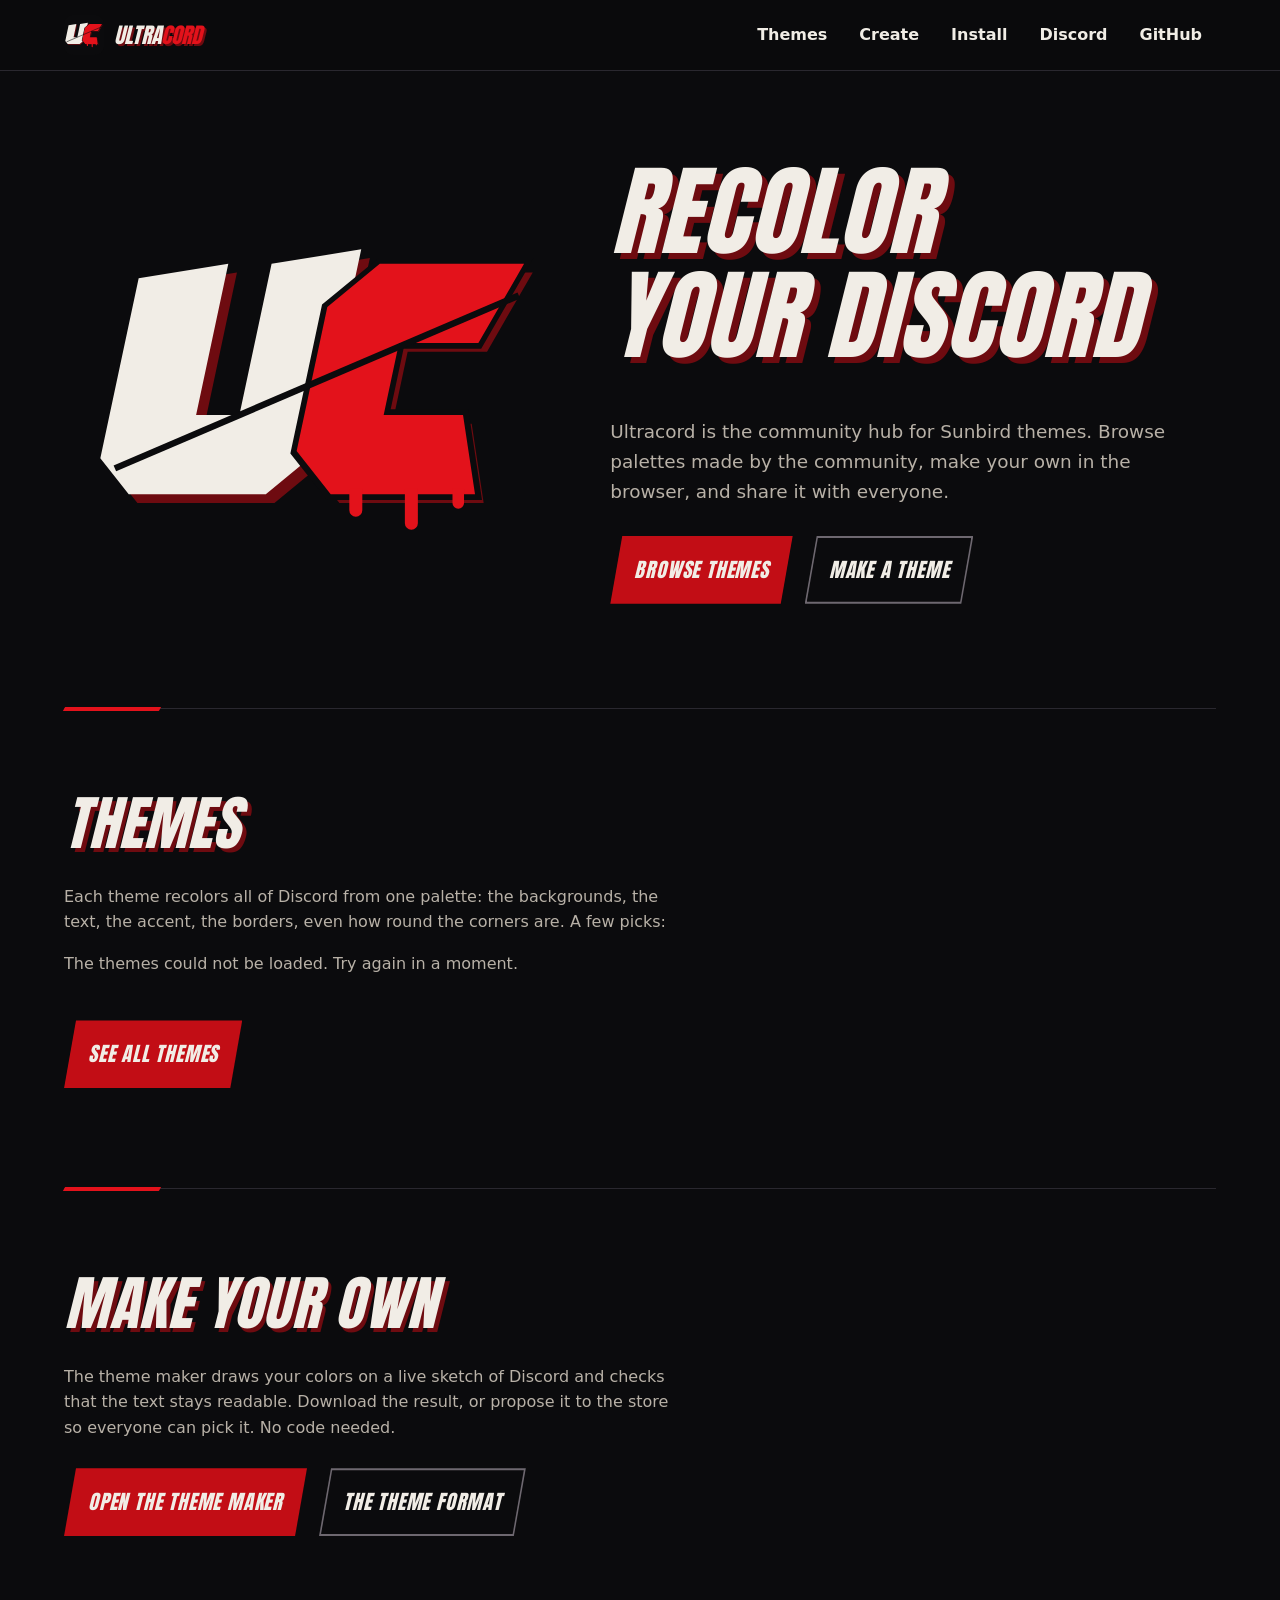
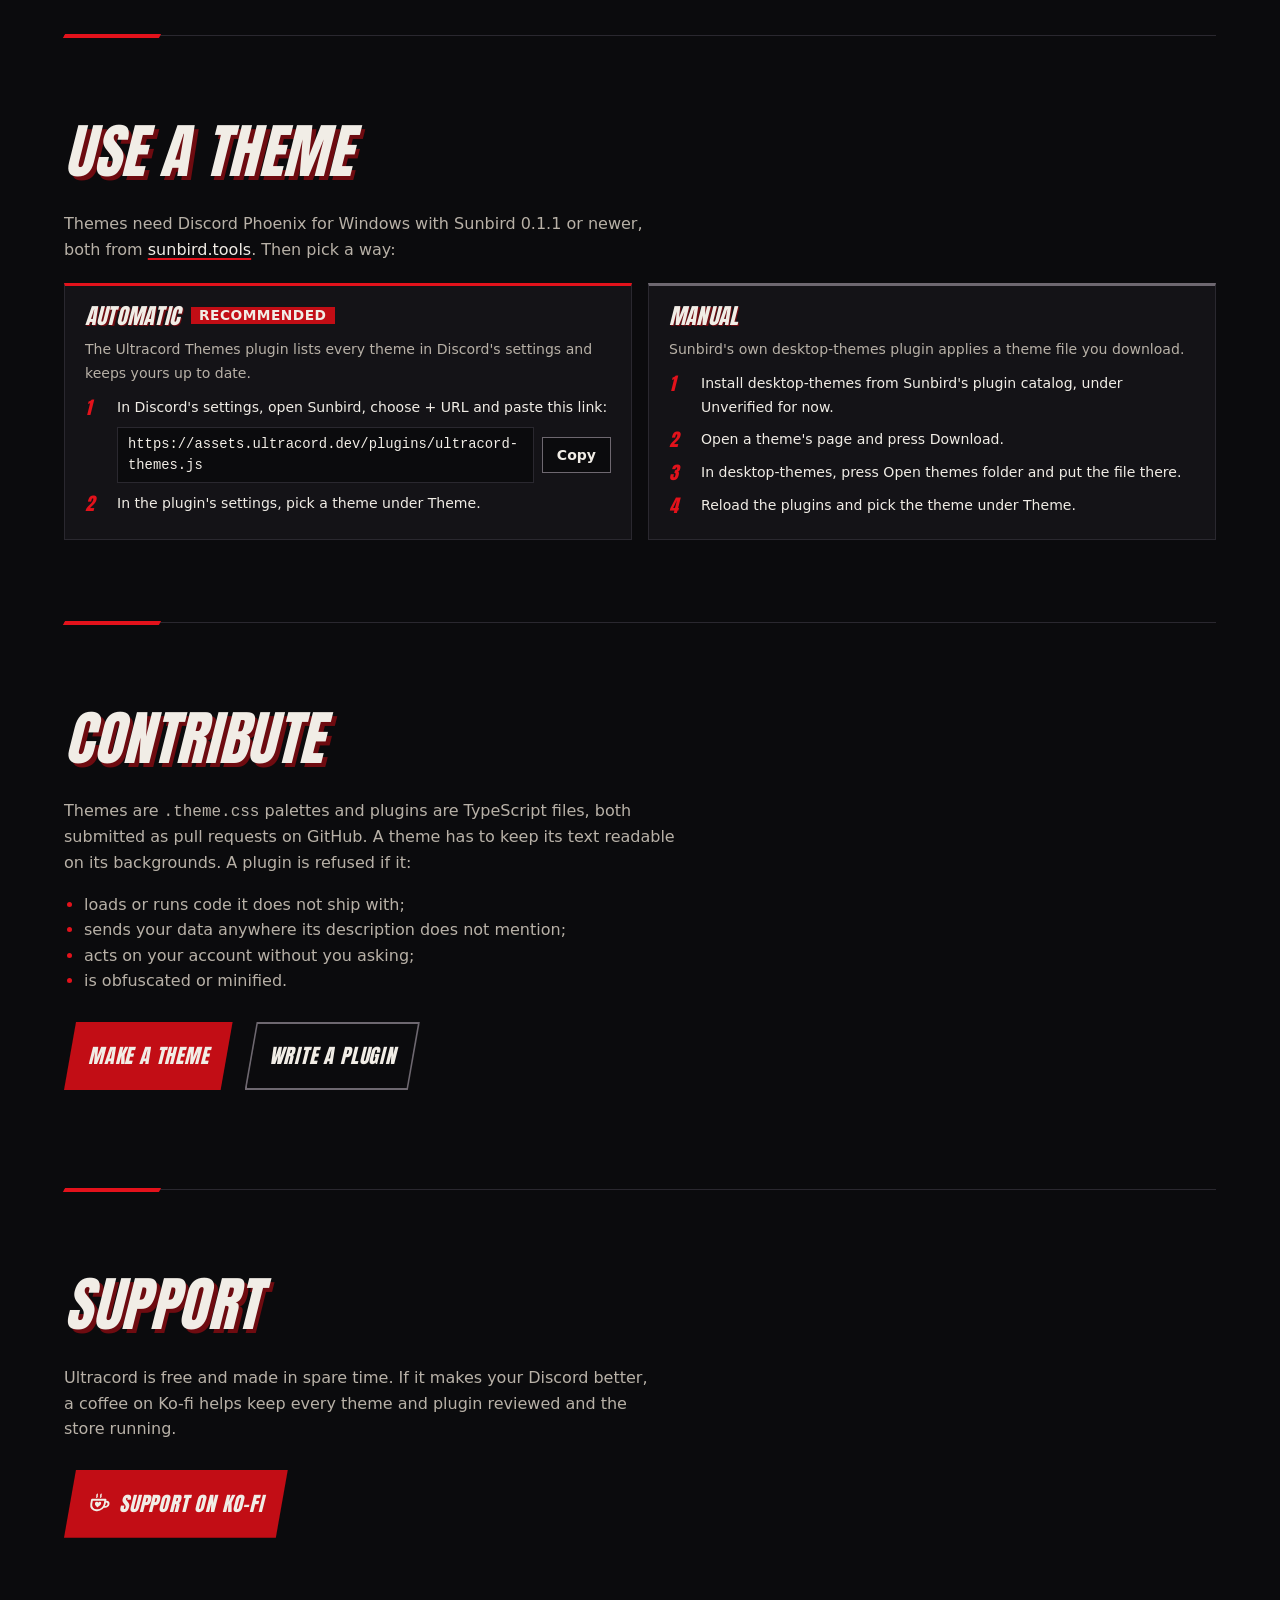
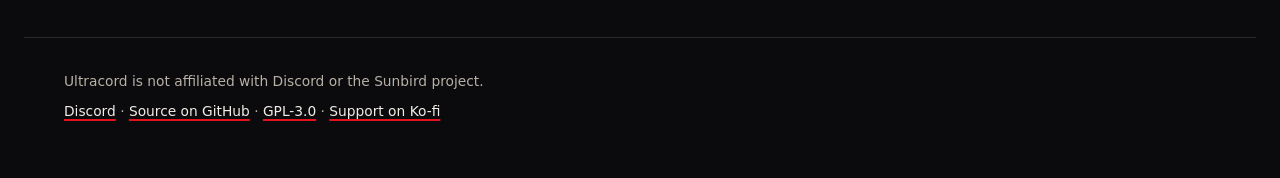
<file: index.html>
<!doctype html>
<html lang="en">
<head>
  <meta charset="utf-8">
  <meta name="viewport" content="width=device-width, initial-scale=1">
  <meta name="color-scheme" content="dark">
  <meta name="theme-color" content="#0b0b0d">
  <meta http-equiv="Content-Security-Policy" content="default-src 'self'; connect-src 'self' https://assets.ultracord.dev; img-src 'self' data:; font-src 'self'; style-src 'self'; script-src 'self'; base-uri 'none'; form-action 'none'; object-src 'none'">
  <title>Ultracord: themes for Sunbird</title>
  <meta name="description" content="Community themes for Sunbird, the Discord Phoenix unlocker. Browse them, make your own in the browser and share it.">
  <meta property="og:title" content="Ultracord">
  <meta property="og:description" content="Community themes for Sunbird: browse them, make your own, share it.">
  <meta property="og:image" content="https://ultracord.dev/assets/ultracord-icon-512.png">
  <meta property="og:url" content="https://ultracord.dev/">
  <link rel="icon" href="favicon.ico" sizes="48x48">
  <link rel="icon" href="favicon.svg" type="image/svg+xml">
  <link rel="apple-touch-icon" href="apple-touch-icon.png">
  <link rel="preload" href="fonts/anton-latin.woff2" as="font" type="font/woff2" crossorigin>
  <link rel="stylesheet" href="styles.css">
  <script src="app.js" type="module"></script>
</head>
<body>
  <a class="skip-link visually-hidden" href="#main-title">Skip to content</a>

  <header class="site-header">
    <div class="header-inner">
      <a class="site-logo" href="./">
        <img src="favicon.svg" width="40" height="40" alt="">
        <span class="wordmark">Ultra<span>cord</span></span>
      </a>

      <nav class="site-nav" aria-label="Primary">
        <button class="menu-button" type="button" popovertarget="site-menu" popovertargetaction="toggle" aria-controls="site-menu">
          <span class="menu-icon" aria-hidden="true"></span>
          <span>Menu</span>
        </button>
        <ul id="site-menu" class="site-menu" popover="auto">
          <li><a href="themes.html">Themes</a></li>
          <li><a href="create.html">Create</a></li>
          <li><a href="./#install">Install</a></li>
          <li><a href="https://discord.gg/4bGBcUesCu">Discord</a></li>
          <li><a href="https://github.com/acasamit/ultracord">GitHub</a></li>
        </ul>
      </nav>
    </div>
  </header>

  <main>
    <section class="hero" aria-labelledby="main-title">
      <img class="hero-mark" src="assets/ultracord-logo-on-dark.svg" width="700" height="440" alt="" fetchpriority="high">
      <div class="hero-text">
        <h1 id="main-title" tabindex="-1">Recolor your Discord</h1>
        <p class="lead">Ultracord is the community hub for Sunbird themes. Browse palettes made by the community, make your own in the browser, and share it with everyone.</p>
        <p class="actions">
          <a class="button" href="themes.html">Browse themes</a>
          <a class="button button-ghost" href="create.html">Make a theme</a>
        </p>
      </div>
    </section>

    <section id="themes" class="section" aria-labelledby="themes-title">
      <h2 id="themes-title">Themes</h2>
      <p>Each theme recolors all of Discord from one palette: the backgrounds, the text, the accent, the borders, even how round the corners are. A few picks:</p>
      <p id="themes-status" class="status" role="status">Loading the themes…</p>
      <ul id="featured" class="cards theme-cards"></ul>
      <p class="actions">
        <a id="all-themes" class="button" href="themes.html">See all themes</a>
      </p>
    </section>

    <section id="make" class="section" aria-labelledby="make-title">
      <h2 id="make-title">Make your own</h2>
      <p>The theme maker draws your colors on a live sketch of Discord and checks that the text stays readable. Download the result, or propose it to the store so everyone can pick it. No code needed.</p>
      <p class="actions">
        <a class="button" href="create.html">Open the theme maker</a>
        <a class="button button-ghost" href="https://github.com/acasamit/ultracord/blob/main/themes/README.md">The theme format</a>
      </p>
    </section>

    <section id="install" class="section" aria-labelledby="install-title">
      <h2 id="install-title">Use a theme</h2>
      <p class="install-intro">Themes need Discord Phoenix for Windows with Sunbird 0.1.1 or newer, both from <a href="https://sunbird.tools/">sunbird.tools</a>. Then pick a way:</p>
      <div class="install-ways">
        <article class="way">
          <h3>Automatic <span class="way-tag">Recommended</span></h3>
          <p>The Ultracord Themes plugin lists every theme in Discord's settings and keeps yours up to date.</p>
          <ol class="way-steps">
            <li>In Discord's settings, open Sunbird, choose + URL and paste this link:
              <span class="copy-row">
                <code id="plugin-url">https://assets.ultracord.dev/plugins/ultracord-themes.js</code>
                <span class="copy">
                  <button class="copy-button" type="button" command="--copy" commandfor="plugin-url">Copy<span class="visually-hidden"> the link to the Ultracord Themes plugin</span></button>
                  <span class="tip" role="status"></span>
                </span>
              </span>
            </li>
            <li>In the plugin's settings, pick a theme under Theme.</li>
          </ol>
        </article>
        <article class="way">
          <h3>Manual</h3>
          <p>Sunbird's own desktop-themes plugin applies a theme file you download.</p>
          <ol class="way-steps">
            <li>Install desktop-themes from Sunbird's plugin catalog, under Unverified for now.</li>
            <li>Open a theme's page and press Download.</li>
            <li>In desktop-themes, press Open themes folder and put the file there.</li>
            <li>Reload the plugins and pick the theme under Theme.</li>
          </ol>
        </article>
      </div>
    </section>

    <section id="contribute" class="section" aria-labelledby="contribute-title">
      <h2 id="contribute-title">Contribute</h2>
      <p>Themes are <code>.theme.css</code> palettes and plugins are TypeScript files, both submitted as pull requests on GitHub. A theme has to keep its text readable on its backgrounds. A plugin is refused if it:</p>
      <ul class="rules">
        <li>loads or runs code it does not ship with;</li>
        <li>sends your data anywhere its description does not mention;</li>
        <li>acts on your account without you asking;</li>
        <li>is obfuscated or minified.</li>
      </ul>
      <p class="actions">
        <a class="button" href="create.html">Make a theme</a>
        <a class="button button-ghost" href="https://github.com/acasamit/ultracord/blob/main/CONTRIBUTING.md">Write a plugin</a>
      </p>
    </section>

    <section id="support" class="section" aria-labelledby="support-title">
      <h2 id="support-title">Support</h2>
      <p>Ultracord is free and made in spare time. If it makes your Discord better, a coffee on Ko-fi helps keep every theme and plugin reviewed and the store running.</p>
      <p class="actions">
        <a class="button" href="https://ko-fi.com/acasamit">
          <svg class="button-icon" viewBox="0 0 24 24" width="24" height="24" aria-hidden="true" focusable="false">
            <path d="M8 2.5c-.8 1 .8 1.6 0 2.8M12 2.5c-.8 1 .8 1.6 0 2.8" fill="none" stroke="currentColor" stroke-width="1.6" stroke-linecap="round"/>
            <path d="M3.5 8h14v4.5a6.5 6.5 0 0 1-6.5 6.5h-1a6.5 6.5 0 0 1-6.5-6.5z" fill="none" stroke="currentColor" stroke-width="2" stroke-linejoin="round"/>
            <path d="M17.5 10h1.25a2.75 2.75 0 0 1 0 5.5H17" fill="none" stroke="currentColor" stroke-width="2"/>
            <path d="M10.5 16s-3.2-1.9-3.2-3.9a1.6 1.6 0 0 1 3.2-.5 1.6 1.6 0 0 1 3.2.5c0 2-3.2 3.9-3.2 3.9z" fill="currentColor"/>
          </svg>
          Support on Ko-fi
        </a>
      </p>
    </section>
  </main>

  <footer class="site-footer">
    <p>Ultracord is not affiliated with Discord or the Sunbird project.</p>
    <p><a href="https://discord.gg/4bGBcUesCu">Discord</a> · <a href="https://github.com/acasamit/ultracord">Source on GitHub</a> · <a href="https://github.com/acasamit/ultracord/blob/main/LICENSE">GPL-3.0</a> · <a href="https://ko-fi.com/acasamit">Support on Ko-fi</a></p>
  </footer>
</body>
</html>
</file>
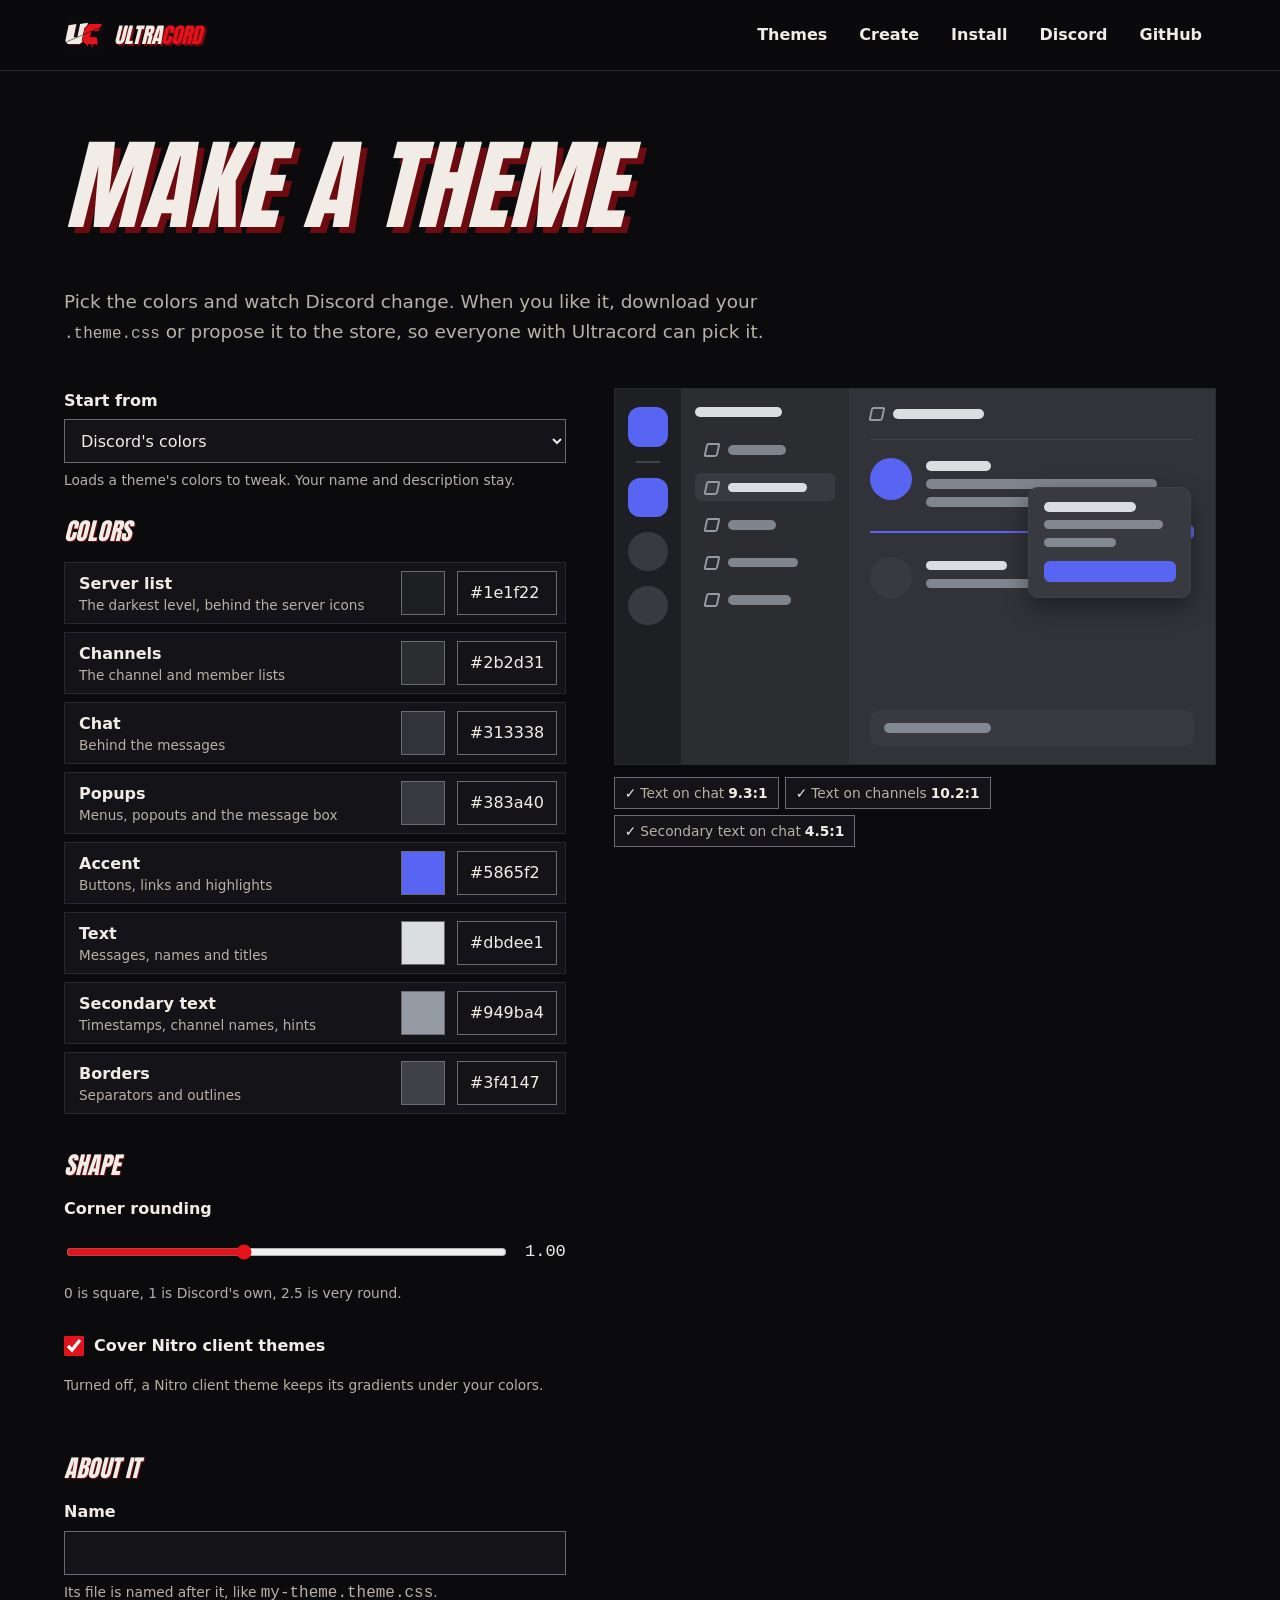
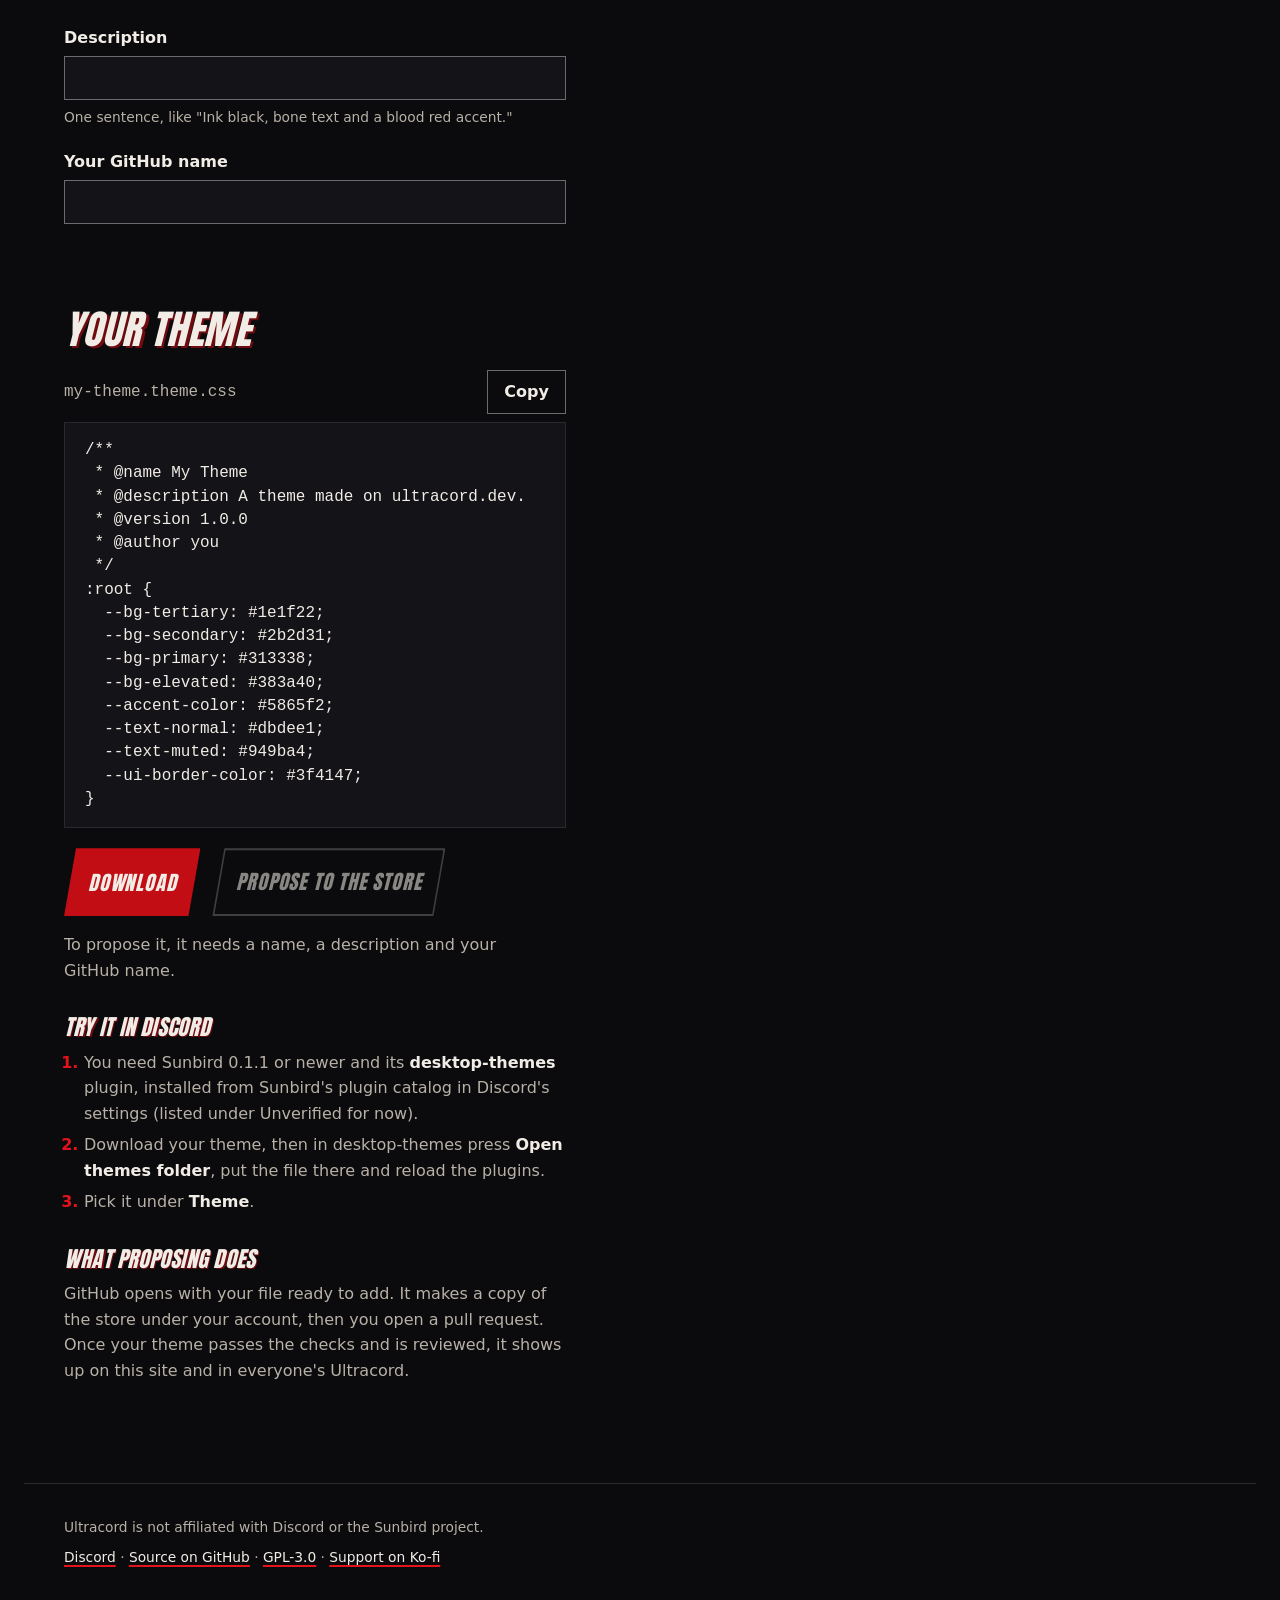
<file: create.html>
<!doctype html>
<html lang="en">
<head>
  <meta charset="utf-8">
  <meta name="viewport" content="width=device-width, initial-scale=1">
  <meta name="color-scheme" content="dark">
  <meta name="theme-color" content="#0b0b0d">
  <meta http-equiv="Content-Security-Policy" content="default-src 'self'; connect-src 'self' https://assets.ultracord.dev; img-src 'self' data:; font-src 'self'; style-src 'self'; script-src 'self'; base-uri 'none'; form-action 'none'; object-src 'none'">
  <title>Make a theme: Ultracord</title>
  <meta name="description" content="Make a Discord theme for Sunbird in your browser: pick the colors, see them live, then download it or propose it to Ultracord's store.">
  <meta property="og:title" content="Make a theme on Ultracord">
  <meta property="og:description" content="Pick the colors, see Discord change, then download your theme or propose it to the store.">
  <meta property="og:image" content="https://ultracord.dev/assets/ultracord-icon-512.png">
  <meta property="og:url" content="https://ultracord.dev/create.html">
  <link rel="icon" href="favicon.ico" sizes="48x48">
  <link rel="icon" href="favicon.svg" type="image/svg+xml">
  <link rel="apple-touch-icon" href="apple-touch-icon.png">
  <link rel="preload" href="fonts/anton-latin.woff2" as="font" type="font/woff2" crossorigin>
  <link rel="stylesheet" href="styles.css">
  <script src="create.js" type="module"></script>
</head>
<body>
  <a class="skip-link visually-hidden" href="#main-title">Skip to content</a>

  <header class="site-header">
    <div class="header-inner">
      <a class="site-logo" href="./">
        <img src="favicon.svg" width="40" height="40" alt="">
        <span class="wordmark">Ultra<span>cord</span></span>
      </a>

      <nav class="site-nav" aria-label="Primary">
        <button class="menu-button" type="button" popovertarget="site-menu" popovertargetaction="toggle" aria-controls="site-menu">
          <span class="menu-icon" aria-hidden="true"></span>
          <span>Menu</span>
        </button>
        <ul id="site-menu" class="site-menu" popover="auto">
          <li><a href="themes.html">Themes</a></li>
          <li><a href="create.html" aria-current="page">Create</a></li>
          <li><a href="./#install">Install</a></li>
          <li><a href="https://discord.gg/4bGBcUesCu">Discord</a></li>
          <li><a href="https://github.com/acasamit/ultracord">GitHub</a></li>
        </ul>
      </nav>
    </div>
  </header>

  <main>
    <section class="creator-head" aria-labelledby="main-title">
      <h1 id="main-title" tabindex="-1">Make a theme</h1>
      <p class="lead">Pick the colors and watch Discord change. When you like it, download your <code>.theme.css</code> or propose it to the store, so everyone with Ultracord can pick it.</p>
      <noscript><p class="status">The theme maker needs JavaScript.</p></noscript>
    </section>

    <div class="creator">
      <div class="creator-side">
        <div id="preview" class="creator-preview"></div>
        <ul id="checks" class="checks" aria-label="Readability checks"></ul>
      </div>

      <form id="theme-form" class="creator-form" novalidate>
        <div class="field">
          <label for="start-from">Start from</label>
          <select id="start-from" aria-describedby="start-help">
            <option value="">Discord's colors</option>
          </select>
          <p id="start-help" class="help">Loads a theme's colors to tweak. Your name and description stay.</p>
        </div>

        <fieldset class="field-group">
          <legend>Colors</legend>
          <div id="color-rows" class="color-rows"></div>
        </fieldset>

        <fieldset class="field-group">
          <legend>Shape</legend>
          <div class="field">
            <label for="radius-scale">Corner rounding</label>
            <div class="range-row">
              <input id="radius-scale" type="range" min="0" max="2.5" step="0.05" value="1" aria-describedby="radius-help">
              <output id="radius-value" for="radius-scale">1.00</output>
            </div>
            <p id="radius-help" class="help">0 is square, 1 is Discord's own, 2.5 is very round.</p>
          </div>
          <div class="field">
            <label class="check"><input id="override-nitro" type="checkbox" checked aria-describedby="nitro-help"> Cover Nitro client themes</label>
            <p id="nitro-help" class="help">Turned off, a Nitro client theme keeps its gradients under your colors.</p>
          </div>
        </fieldset>

        <fieldset class="field-group">
          <legend>About it</legend>
          <div class="field">
            <label for="theme-name">Name</label>
            <input id="theme-name" type="text" maxlength="40" autocomplete="off" aria-describedby="name-help">
            <p id="name-help" class="help">Its file is named after it, like <code>my-theme.theme.css</code>.</p>
          </div>
          <div class="field">
            <label for="theme-description">Description</label>
            <input id="theme-description" type="text" maxlength="140" autocomplete="off" aria-describedby="description-help">
            <p id="description-help" class="help">One sentence, like "Ink black, bone text and a blood red accent."</p>
          </div>
          <div class="field">
            <label for="theme-author">Your GitHub name</label>
            <input id="theme-author" type="text" maxlength="39" autocomplete="off" autocapitalize="none" spellcheck="false">
          </div>
        </fieldset>
      </form>

      <section class="creator-out" aria-labelledby="out-title">
        <h2 id="out-title">Your theme</h2>
        <div class="out-head">
          <code id="file-name" class="file-name">my-theme.theme.css</code>
          <span class="copy">
            <button class="copy-button" type="button" command="--copy" commandfor="theme-css">Copy<span class="visually-hidden"> the theme's code</span></button>
            <span class="tip" role="status"></span>
          </span>
        </div>
        <pre class="code-box"><code id="theme-css"></code></pre>
        <p class="actions">
          <button id="download" class="button" type="button">Download</button>
          <a id="propose" class="button button-ghost" target="_blank" rel="noopener" aria-describedby="propose-status">Propose to the store</a>
        </p>
        <p id="propose-status" class="status" role="status"></p>

        <h3>Try it in Discord</h3>
        <ol class="try-steps">
          <li>You need Sunbird 0.1.1 or newer and its <strong>desktop-themes</strong> plugin, installed from Sunbird's plugin catalog in Discord's settings (listed under Unverified for now).</li>
          <li>Download your theme, then in desktop-themes press <strong>Open themes folder</strong>, put the file there and reload the plugins.</li>
          <li>Pick it under <strong>Theme</strong>.</li>
        </ol>

        <h3>What proposing does</h3>
        <p>GitHub opens with your file ready to add. It makes a copy of the store under your account, then you open a pull request. Once your theme passes the checks and is reviewed, it shows up on this site and in everyone's Ultracord.</p>
      </section>
    </div>
  </main>

  <footer class="site-footer">
    <p>Ultracord is not affiliated with Discord or the Sunbird project.</p>
    <p><a href="https://discord.gg/4bGBcUesCu">Discord</a> · <a href="https://github.com/acasamit/ultracord">Source on GitHub</a> · <a href="https://github.com/acasamit/ultracord/blob/main/LICENSE">GPL-3.0</a> · <a href="https://ko-fi.com/acasamit">Support on Ko-fi</a></p>
  </footer>
</body>
</html>
</file>
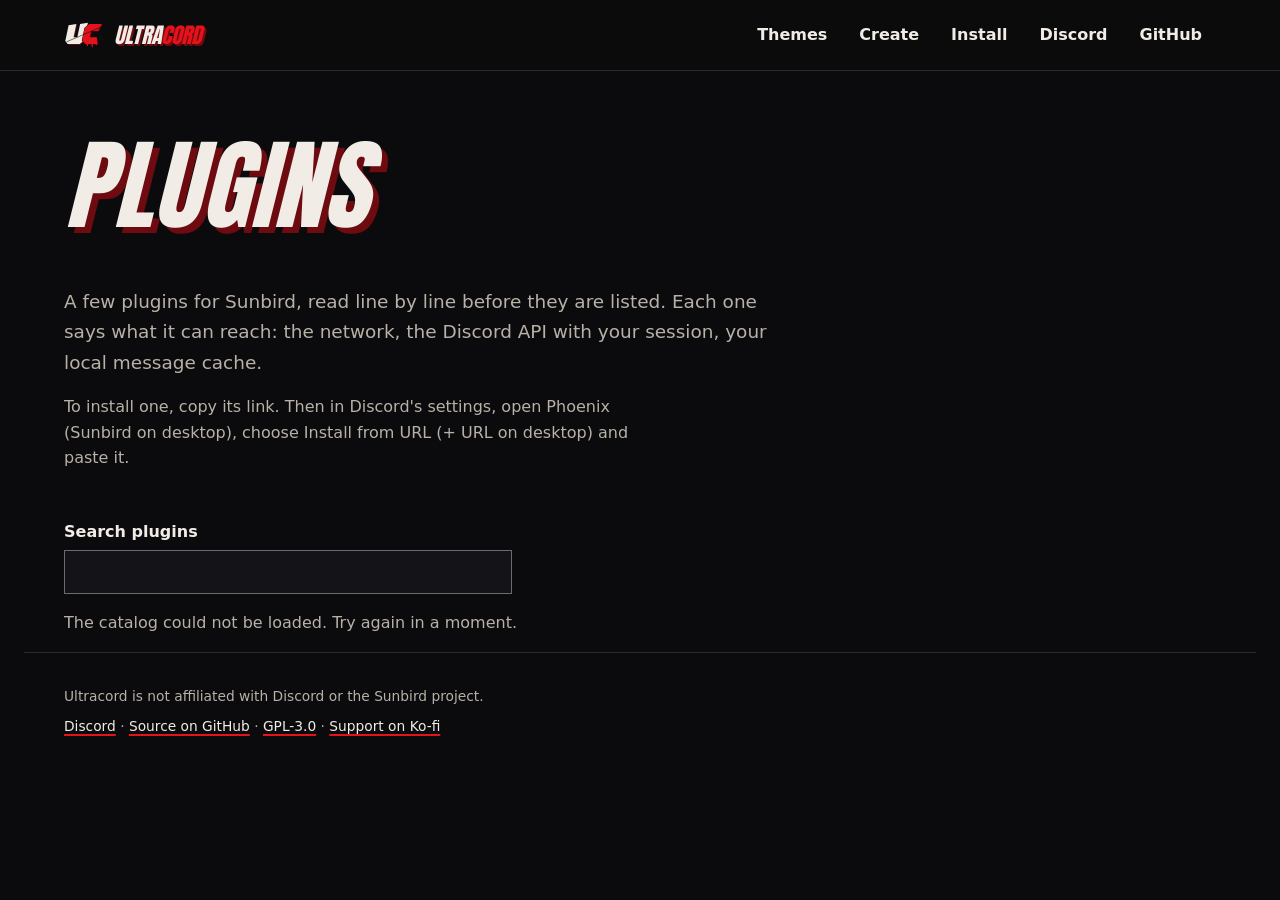
<file: plugins.html>
<!doctype html>
<html lang="en">
<head>
  <meta charset="utf-8">
  <meta name="viewport" content="width=device-width, initial-scale=1">
  <meta name="color-scheme" content="dark">
  <meta name="theme-color" content="#0b0b0d">
  <meta http-equiv="Content-Security-Policy" content="default-src 'self'; connect-src 'self' https://assets.ultracord.dev; img-src 'self' data:; font-src 'self'; style-src 'self'; script-src 'self'; base-uri 'none'; form-action 'none'; object-src 'none'">
  <title>Plugins: Ultracord</title>
  <meta name="description" content="Reviewed community plugins for Sunbird, each with what it can reach.">
  <meta property="og:title" content="Ultracord plugins">
  <meta property="og:description" content="Reviewed community plugins for Sunbird.">
  <meta property="og:image" content="https://ultracord.dev/assets/ultracord-icon-512.png">
  <meta property="og:url" content="https://ultracord.dev/plugins.html">
  <link rel="icon" href="favicon.ico" sizes="48x48">
  <link rel="icon" href="favicon.svg" type="image/svg+xml">
  <link rel="apple-touch-icon" href="apple-touch-icon.png">
  <link rel="preload" href="fonts/anton-latin.woff2" as="font" type="font/woff2" crossorigin>
  <link rel="stylesheet" href="styles.css">
  <script src="plugins.js" type="module"></script>
</head>
<body>
  <a class="skip-link visually-hidden" href="#main-title">Skip to content</a>

  <header class="site-header">
    <div class="header-inner">
      <a class="site-logo" href="./">
        <img src="favicon.svg" width="40" height="40" alt="">
        <span class="wordmark">Ultra<span>cord</span></span>
      </a>

      <nav class="site-nav" aria-label="Primary">
        <button class="menu-button" type="button" popovertarget="site-menu" popovertargetaction="toggle" aria-controls="site-menu">
          <span class="menu-icon" aria-hidden="true"></span>
          <span>Menu</span>
        </button>
        <ul id="site-menu" class="site-menu" popover="auto">
          <li><a href="themes.html">Themes</a></li>
          <li><a href="create.html">Create</a></li>
          <li><a href="./#install">Install</a></li>
          <li><a href="https://discord.gg/4bGBcUesCu">Discord</a></li>
          <li><a href="https://github.com/acasamit/ultracord">GitHub</a></li>
        </ul>
      </nav>
    </div>
  </header>

  <main>
    <section class="page-head" aria-labelledby="main-title">
      <h1 id="main-title" tabindex="-1">Plugins</h1>
      <p class="lead">A few plugins for Sunbird, read line by line before they are listed. Each one says what it can reach: the network, the Discord API with your session, your local message cache.</p>
      <p>To install one, copy its link. Then in Discord's settings, open Phoenix (Sunbird on desktop), choose Install from URL (+ URL on desktop) and paste it.</p>
    </section>

    <div class="search">
      <label for="plugin-search">Search plugins</label>
      <input id="plugin-search" type="search" autocomplete="off" spellcheck="false">
    </div>
    <p id="catalog-status" class="status" role="status">Loading the catalog…</p>
    <ul id="catalog" class="cards"></ul>
  </main>

  <footer class="site-footer">
    <p>Ultracord is not affiliated with Discord or the Sunbird project.</p>
    <p><a href="https://discord.gg/4bGBcUesCu">Discord</a> · <a href="https://github.com/acasamit/ultracord">Source on GitHub</a> · <a href="https://github.com/acasamit/ultracord/blob/main/LICENSE">GPL-3.0</a> · <a href="https://ko-fi.com/acasamit">Support on Ko-fi</a></p>
  </footer>
</body>
</html>
</file>
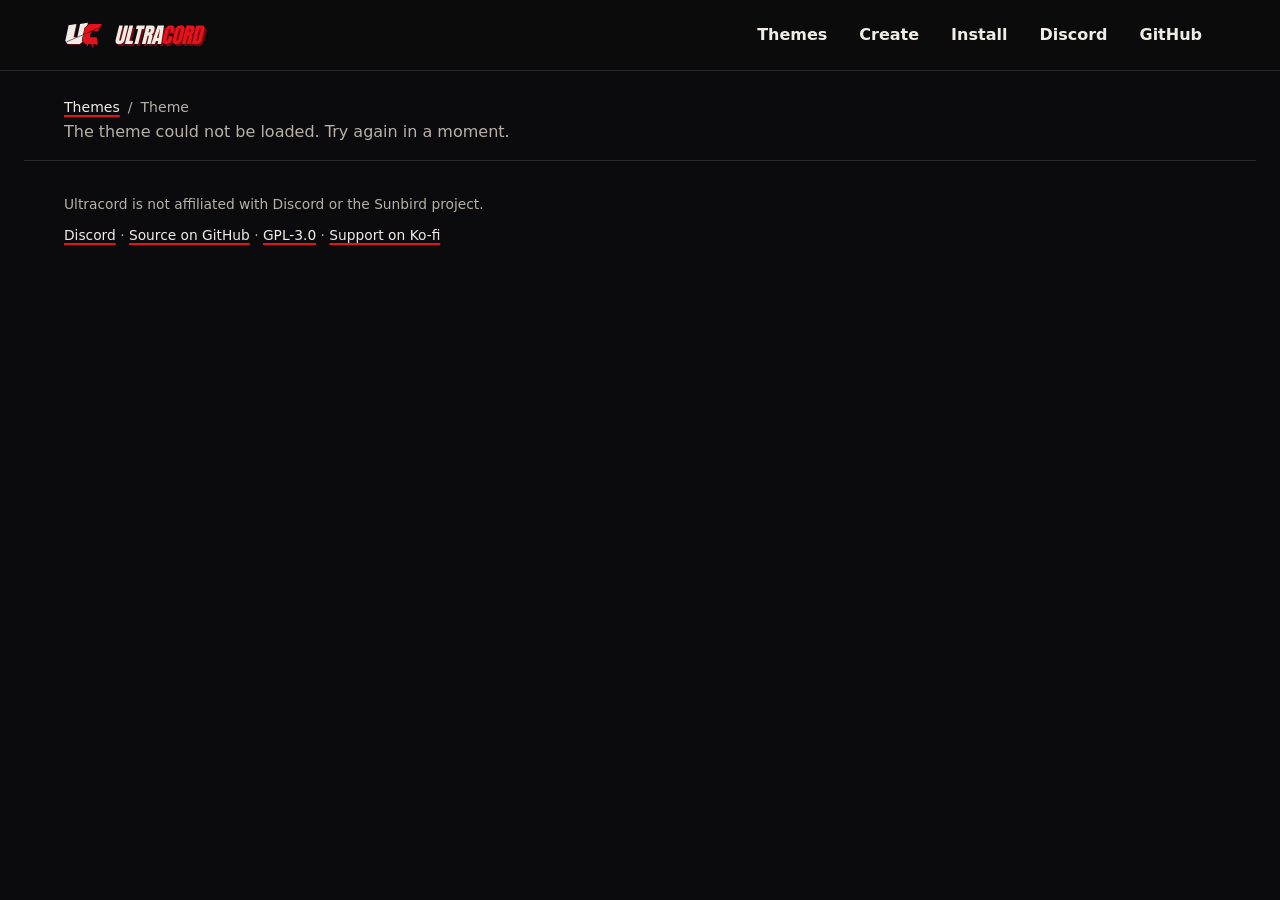
<file: theme.html>
<!doctype html>
<html lang="en">
<head>
  <meta charset="utf-8">
  <meta name="viewport" content="width=device-width, initial-scale=1">
  <meta name="color-scheme" content="dark">
  <meta name="theme-color" content="#0b0b0d">
  <meta http-equiv="Content-Security-Policy" content="default-src 'self'; connect-src 'self' https://assets.ultracord.dev; img-src 'self' data:; font-src 'self'; style-src 'self' https://giscus.app; script-src 'self' https://giscus.app; frame-src https://giscus.app; base-uri 'none'; form-action 'none'; object-src 'none'">
  <title>Theme: Ultracord</title>
  <meta name="description" content="A Sunbird theme on Ultracord: its preview, its palette and how to use it.">
  <meta property="og:title" content="Ultracord theme">
  <meta property="og:description" content="A community theme for Sunbird.">
  <meta property="og:image" content="https://ultracord.dev/assets/ultracord-icon-512.png">
  <meta property="og:url" content="https://ultracord.dev/theme.html">
  <link rel="icon" href="favicon.ico" sizes="48x48">
  <link rel="icon" href="favicon.svg" type="image/svg+xml">
  <link rel="apple-touch-icon" href="apple-touch-icon.png">
  <link rel="preload" href="fonts/anton-latin.woff2" as="font" type="font/woff2" crossorigin>
  <link rel="stylesheet" href="styles.css">
  <script src="theme-page.js" type="module"></script>
</head>
<body>
  <a class="skip-link visually-hidden" href="#main-title">Skip to content</a>

  <header class="site-header">
    <div class="header-inner">
      <a class="site-logo" href="./">
        <img src="favicon.svg" width="40" height="40" alt="">
        <span class="wordmark">Ultra<span>cord</span></span>
      </a>

      <nav class="site-nav" aria-label="Primary">
        <button class="menu-button" type="button" popovertarget="site-menu" popovertargetaction="toggle" aria-controls="site-menu">
          <span class="menu-icon" aria-hidden="true"></span>
          <span>Menu</span>
        </button>
        <ul id="site-menu" class="site-menu" popover="auto">
          <li><a href="themes.html" aria-current="page">Themes</a></li>
          <li><a href="create.html">Create</a></li>
          <li><a href="./#install">Install</a></li>
          <li><a href="https://discord.gg/4bGBcUesCu">Discord</a></li>
          <li><a href="https://github.com/acasamit/ultracord">GitHub</a></li>
        </ul>
      </nav>
    </div>
  </header>

  <main>
    <nav class="breadcrumb" aria-label="Breadcrumb">
      <a href="themes.html">Themes</a>
      <span aria-hidden="true">/</span>
      <span id="crumb" aria-current="page">Theme</span>
    </nav>
    <p id="theme-status" class="status" role="status">Loading the theme…</p>

    <article id="theme" class="theme-page" hidden>
      <header class="theme-head">
        <div class="theme-title">
          <h1 id="main-title" tabindex="-1">Theme</h1>
          <ul id="theme-meta" class="theme-meta"></ul>
          <p id="theme-description" class="lead"></p>
        </div>
        <a id="theme-rating" class="rating-badge" href="#comments" hidden></a>
      </header>

      <div class="theme-layout">
        <div id="theme-preview" class="theme-preview"></div>

        <aside class="theme-side" aria-label="Actions and details">
          <section class="side-card" aria-labelledby="actions-title">
            <h2 id="actions-title">Actions</h2>
            <div id="theme-actions" class="side-actions"></div>
          </section>
          <section class="side-card" aria-labelledby="about-title">
            <h2 id="about-title">About</h2>
            <dl id="theme-about" class="about"></dl>
          </section>
        </aside>

        <div class="theme-rest">
          <section class="theme-block" aria-labelledby="use-title">
            <h2 id="use-title">Use it</h2>
            <p class="install-intro">Themes need Discord Phoenix for Windows with Sunbird 0.1.1 or newer, both from <a href="https://sunbird.tools/">sunbird.tools</a>. Then pick a way:</p>
            <div class="install-ways">
              <article class="way">
                <h3>Automatic <span class="way-tag">Recommended</span></h3>
                <p>The Ultracord Themes plugin lists every theme in Discord's settings and keeps yours up to date.</p>
                <ol class="way-steps">
                  <li>In Discord's settings, open Sunbird, choose + URL and paste this link:
                    <span class="copy-row">
                      <code id="plugin-url">https://assets.ultracord.dev/plugins/ultracord-themes.js</code>
                      <span class="copy">
                        <button class="copy-button" type="button" command="--copy" commandfor="plugin-url">Copy<span class="visually-hidden"> the link to the Ultracord Themes plugin</span></button>
                        <span class="tip" role="status"></span>
                      </span>
                    </span>
                  </li>
                  <li>In the plugin's settings, pick this theme under Theme.</li>
                </ol>
              </article>
              <article class="way">
                <h3>Manual</h3>
                <p>Sunbird's own desktop-themes plugin applies a theme file you download.</p>
                <ol class="way-steps">
                  <li>Install desktop-themes from Sunbird's plugin catalog, under Unverified for now.</li>
                  <li>Press Download above.</li>
                  <li>In desktop-themes, press Open themes folder and put the file there.</li>
                  <li>Reload the plugins and pick the theme under Theme.</li>
                </ol>
              </article>
            </div>
          </section>

          <section id="comments" class="theme-block" aria-labelledby="comments-title" hidden>
            <h2 id="comments-title">Ratings and comments</h2>
            <p>Rate this theme with 👍 or 👎 just below, or leave a comment. Both go through GitHub Discussions, so they need a GitHub account.</p>
            <div id="giscus" class="giscus"></div>
          </section>
        </div>
      </div>
    </article>
  </main>

  <footer class="site-footer">
    <p>Ultracord is not affiliated with Discord or the Sunbird project.</p>
    <p><a href="https://discord.gg/4bGBcUesCu">Discord</a> · <a href="https://github.com/acasamit/ultracord">Source on GitHub</a> · <a href="https://github.com/acasamit/ultracord/blob/main/LICENSE">GPL-3.0</a> · <a href="https://ko-fi.com/acasamit">Support on Ko-fi</a></p>
  </footer>
</body>
</html>
</file>
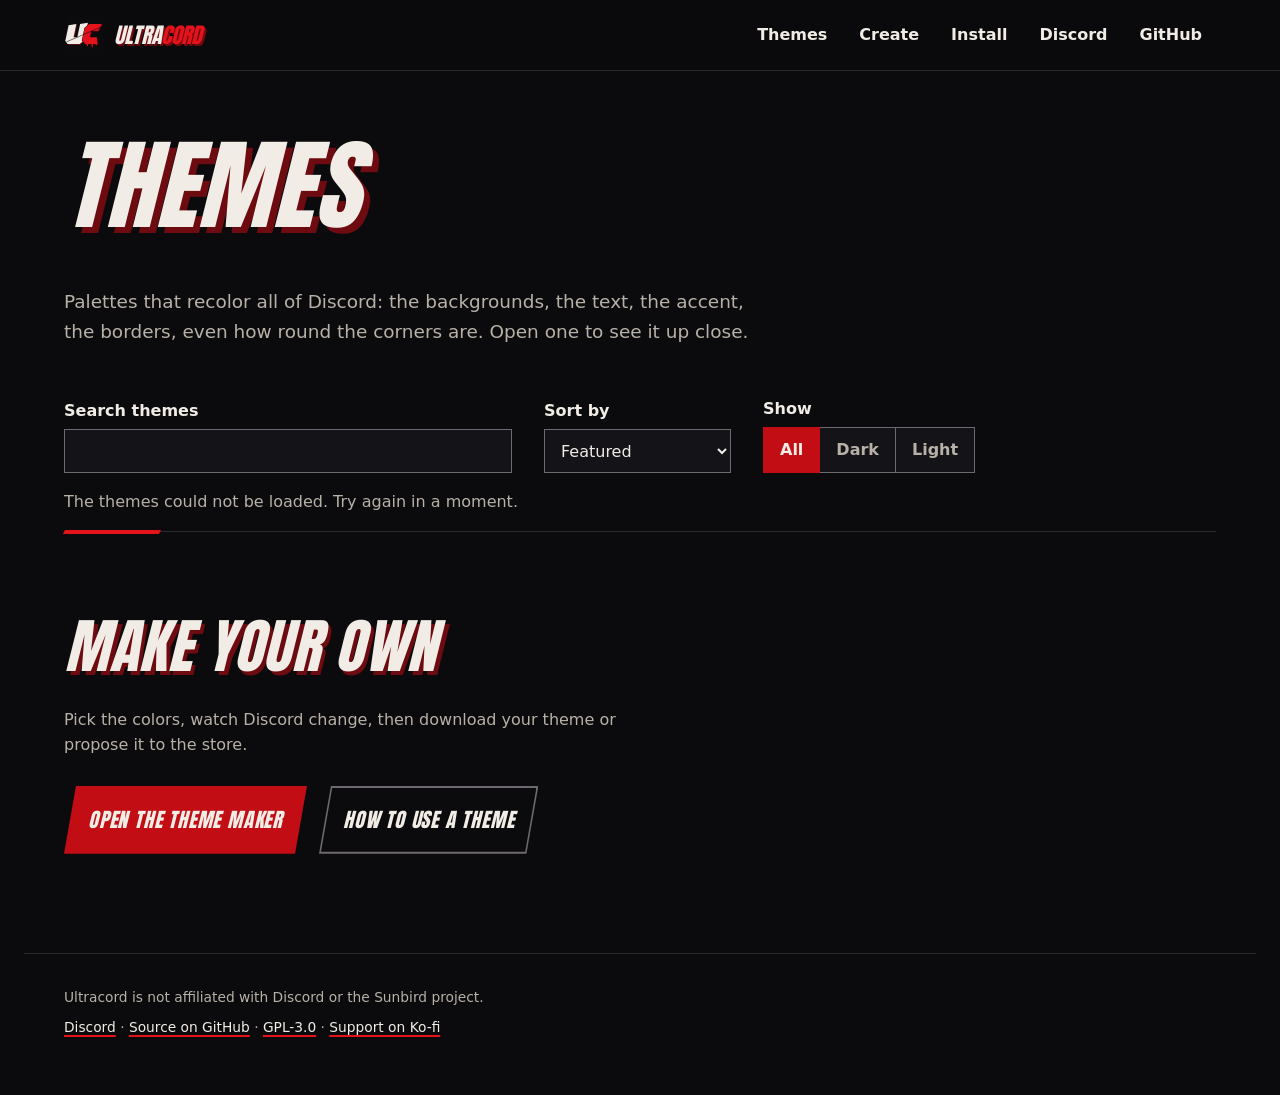
<file: themes.html>
<!doctype html>
<html lang="en">
<head>
  <meta charset="utf-8">
  <meta name="viewport" content="width=device-width, initial-scale=1">
  <meta name="color-scheme" content="dark">
  <meta name="theme-color" content="#0b0b0d">
  <meta http-equiv="Content-Security-Policy" content="default-src 'self'; connect-src 'self' https://assets.ultracord.dev; img-src 'self' data:; font-src 'self'; style-src 'self'; script-src 'self'; base-uri 'none'; form-action 'none'; object-src 'none'">
  <title>Themes: Ultracord</title>
  <meta name="description" content="Every Sunbird theme on Ultracord, with a preview of Discord in its colors.">
  <meta property="og:title" content="Ultracord themes">
  <meta property="og:description" content="Community themes for Sunbird, with a preview of each one.">
  <meta property="og:image" content="https://ultracord.dev/assets/ultracord-icon-512.png">
  <meta property="og:url" content="https://ultracord.dev/themes.html">
  <link rel="icon" href="favicon.ico" sizes="48x48">
  <link rel="icon" href="favicon.svg" type="image/svg+xml">
  <link rel="apple-touch-icon" href="apple-touch-icon.png">
  <link rel="preload" href="fonts/anton-latin.woff2" as="font" type="font/woff2" crossorigin>
  <link rel="stylesheet" href="styles.css">
  <script src="themes.js" type="module"></script>
</head>
<body>
  <a class="skip-link visually-hidden" href="#main-title">Skip to content</a>

  <header class="site-header">
    <div class="header-inner">
      <a class="site-logo" href="./">
        <img src="favicon.svg" width="40" height="40" alt="">
        <span class="wordmark">Ultra<span>cord</span></span>
      </a>

      <nav class="site-nav" aria-label="Primary">
        <button class="menu-button" type="button" popovertarget="site-menu" popovertargetaction="toggle" aria-controls="site-menu">
          <span class="menu-icon" aria-hidden="true"></span>
          <span>Menu</span>
        </button>
        <ul id="site-menu" class="site-menu" popover="auto">
          <li><a href="themes.html" aria-current="page">Themes</a></li>
          <li><a href="create.html">Create</a></li>
          <li><a href="./#install">Install</a></li>
          <li><a href="https://discord.gg/4bGBcUesCu">Discord</a></li>
          <li><a href="https://github.com/acasamit/ultracord">GitHub</a></li>
        </ul>
      </nav>
    </div>
  </header>

  <main>
    <section class="page-head" aria-labelledby="main-title">
      <h1 id="main-title" tabindex="-1">Themes</h1>
      <p class="lead">Palettes that recolor all of Discord: the backgrounds, the text, the accent, the borders, even how round the corners are. Open one to see it up close.</p>
    </section>

    <div class="catalog-tools">
      <div class="search">
        <label for="theme-search">Search themes</label>
        <input id="theme-search" type="search" autocomplete="off" spellcheck="false">
      </div>
      <div class="sort">
        <label for="theme-sort">Sort by</label>
        <select id="theme-sort">
          <option value="featured">Featured</option>
          <option value="downloads">Most downloaded</option>
          <option value="rated">Best rated</option>
          <option value="comments">Most commented</option>
          <option value="name">Name</option>
        </select>
      </div>
      <fieldset class="segmented">
        <legend>Show</legend>
        <div class="segmented-options">
          <label><input type="radio" name="tone" value="all" checked> All</label>
          <label><input type="radio" name="tone" value="dark"> Dark</label>
          <label><input type="radio" name="tone" value="light"> Light</label>
        </div>
      </fieldset>
    </div>
    <p id="themes-status" class="status" role="status">Loading the themes…</p>
    <ul id="themes-catalog" class="cards theme-cards"></ul>

    <section class="section" aria-labelledby="make-title">
      <h2 id="make-title">Make your own</h2>
      <p>Pick the colors, watch Discord change, then download your theme or propose it to the store.</p>
      <p class="actions">
        <a class="button" href="create.html">Open the theme maker</a>
        <a class="button button-ghost" href="./#install">How to use a theme</a>
      </p>
    </section>
  </main>

  <footer class="site-footer">
    <p>Ultracord is not affiliated with Discord or the Sunbird project.</p>
    <p><a href="https://discord.gg/4bGBcUesCu">Discord</a> · <a href="https://github.com/acasamit/ultracord">Source on GitHub</a> · <a href="https://github.com/acasamit/ultracord/blob/main/LICENSE">GPL-3.0</a> · <a href="https://ko-fi.com/acasamit">Support on Ko-fi</a></p>
  </footer>
</body>
</html>
</file>
<file: styles.css>
@font-face {
  font-family: "Anton";
  src: url("fonts/anton-latin.woff2") format("woff2");
  font-weight: 400;
  font-display: swap;
  unicode-range: U+0000-00FF, U+0131, U+0152-0153, U+02BB-02BC, U+02C6, U+02DA, U+02DC, U+0304,
    U+0308, U+0329, U+2000-206F, U+20AC, U+2122, U+2191, U+2193, U+2212, U+2215, U+FEFF, U+FFFD;
}

:root {
  color-scheme: dark;
  --ink: #0b0b0d;
  --panel: #141317;
  --line: #2a282f;
  --line-strong: #6e6870;
  --bone: #f1ede6;
  --muted: #b8b1a7;
  --red: #e3121b;
  --red-button: #c20d15;
  --red-text: #ff5a5f;
  --deep: #6e0b10;
  --display: "Anton", Impact, "Arial Narrow", sans-serif;
  --body: system-ui, -apple-system, "Segoe UI", Roboto, sans-serif;
  --mono: ui-monospace, "Cascadia Code", Consolas, monospace;
  --gutter: clamp(1rem, 0.5rem + 3vw, 2.5rem);
  --measure: 72rem;

  accent-color: var(--red);
  scrollbar-color: var(--line-strong) var(--ink);
}

html {
  background: var(--ink);
  scroll-padding-block-start: 5.5rem;
}

@media (prefers-reduced-motion: no-preference) {
  html {
    scroll-behavior: smooth;
  }
}

body {
  margin: 0;
  color: var(--bone);
  font-family: var(--body);
  font-size-adjust: from-font;
  font-size: 1rem;
  line-height: 1.6;
  overflow-wrap: break-word;
}

::selection {
  background: var(--red-button);
  color: var(--bone);
}

img {
  max-inline-size: 100%;
  block-size: auto;
}

a {
  color: var(--bone);
  text-decoration-color: var(--red);
  text-decoration-thickness: 0.12em;
  text-underline-offset: 0.2em;

  &:hover {
    color: var(--red-text);
  }
}

:where(a:any-link, button, input, select):focus-visible {
  outline: 3px solid var(--bone);
  outline-offset: 3px;
}

:where(h1, h2, h3) {
  font-family: var(--display);
  font-size-adjust: cap-height from-font;
  font-weight: 400;
  font-style: italic;
  line-height: 1.05;
  letter-spacing: 0.01em;
  text-transform: uppercase;
  text-wrap: balance;
  text-shadow: 0.06em 0.06em 0 var(--deep);
  margin-block: 0 0.5em;
}

h1 {
  font-size: clamp(2.75rem, 1.4rem + 6vw, 6.5rem);
}

h2 {
  font-size: clamp(2rem, 1.3rem + 3vw, 3.75rem);
}

h3 {
  font-size: clamp(1.375rem, 1.2rem + 0.8vw, 1.75rem);
}

p,
li {
  text-wrap: pretty;
}

p {
  max-inline-size: 60ch;
  margin-block: 0 1rem;
}

code {
  font-family: var(--mono);
  font-size: 0.9375rem;
}

.visually-hidden:where(:not(:focus-within, :active)) {
  position: absolute !important;
  clip-path: inset(50%) !important;
  overflow: hidden !important;
  width: 1px !important;
  height: 1px !important;
  margin: -1px !important;
  padding: 0 !important;
  border: 0 !important;
  white-space: nowrap !important;
}

.skip-link:focus-visible {
  position: fixed;
  inset-block-start: 1rem;
  inset-inline-start: 1rem;
  z-index: 10;
  padding: 0.75rem 1rem;
  background: var(--bone);
  color: var(--ink);
}

/* Header and navigation */

.site-header {
  position: sticky;
  inset-block-start: 0;
  z-index: 5;
  background: color-mix(in srgb, var(--ink) 92%, transparent);
  border-block-end: 1px solid var(--line);
}

.header-inner {
  display: flex;
  align-items: center;
  justify-content: space-between;
  gap: 1.5rem;
  max-inline-size: var(--measure);
  margin-inline: auto;
  padding: 0.75rem var(--gutter);

  > * {
    flex-shrink: 0;
    white-space: nowrap;
  }
}

.site-logo {
  display: inline-flex;
  align-items: center;
  gap: 0.625rem;
  text-decoration: none;

  img {
    inline-size: 2.5rem;
  }
}

.wordmark {
  font-family: var(--display);
  font-size: 1.75rem;
  font-style: italic;
  line-height: 1;
  text-transform: uppercase;
  text-shadow: 0.06em 0.06em 0 var(--deep);
  color: var(--bone);

  span {
    color: var(--red);
  }
}

.menu-button {
  display: inline-flex;
  align-items: center;
  gap: 0.5rem;
  min-block-size: 2.75rem;
  padding: 0.5rem 0.875rem;
  border: 1px solid var(--line-strong);
  background: var(--panel);
  color: var(--bone);
  font: inherit;
  cursor: pointer;
  anchor-name: --menu-button;
}

.menu-icon {
  inline-size: 1.125rem;
  block-size: 0.875rem;
  background: linear-gradient(currentColor 0 0) top / 100% 2px no-repeat,
    linear-gradient(currentColor 0 0) center / 100% 2px no-repeat,
    linear-gradient(currentColor 0 0) bottom / 100% 2px no-repeat;
}

.site-menu {
  list-style: none;
  margin: 0;
  padding: 0.5rem;
  border: 1px solid var(--line-strong);
  background: var(--panel);
  color: var(--bone);

  a {
    display: block;
    padding: 0.625rem 0.875rem;
    font-weight: 600;
    text-decoration: none;

    &:hover {
      color: var(--red-text);
    }
  }
}

.site-header .site-menu {
  position: fixed;
  inset: auto;
  inset-block-start: anchor(--menu-button bottom);
  inset-inline-end: 1rem;
  inline-size: min(80dvw, 18rem);
  max-inline-size: calc(100dvw - 2rem);
  block-size: fit-content;
  max-block-size: calc(100dvh - 6rem);
  margin-block-start: 0.5rem;
  overflow: auto;
}

@supports not (anchor-name: --a) {
  .site-header .site-menu {
    inset-block-start: 4.5rem;
  }
}

.site-header.is-wide {
  .menu-button {
    display: none;
  }

  .site-menu {
    position: static;
    display: flex;
    align-items: center;
    gap: 0.25rem;
    inline-size: auto;
    max-inline-size: none;
    block-size: auto;
    max-block-size: none;
    overflow: visible;
    margin: 0;
    padding: 0;
    border: 0;
    background: transparent;
  }

  .site-menu::backdrop {
    display: none;
  }
}

.site-header.is-measuring * {
  transition: none !important;
}

/* Sections */

main {
  max-inline-size: var(--measure);
  margin-inline: auto;
  padding-inline: var(--gutter);
}

.hero {
  display: grid;
  gap: clamp(1.5rem, 1rem + 2vw, 3rem);
  align-items: center;
  padding-block: clamp(2.5rem, 1.5rem + 5vw, 6rem);

  h1:focus {
    outline: none;
  }
}

@media (width >= 60rem) {
  .hero {
    grid-template-columns: minmax(0, 5fr) minmax(0, 6fr);
  }
}

.hero-mark {
  inline-size: min(100%, 34rem);
  justify-self: center;
}

.lead {
  font-size: 1.1875rem;
  color: var(--muted);
}

.section {
  position: relative;
  padding-block: clamp(3rem, 2rem + 4vw, 5.5rem);
  border-block-start: 1px solid var(--line);

  &::before {
    content: "";
    position: absolute;
    inset-block-start: -2px;
    inset-inline-start: 0;
    inline-size: 6rem;
    block-size: 4px;
    background: var(--red);
    transform: skewX(-30deg);
  }

  > p {
    color: var(--muted);
  }
}

/* Buttons */

.actions {
  display: flex;
  flex-wrap: wrap;
  gap: 0.75rem;
  margin-block-start: 1.75rem;
}

.button {
  position: relative;
  isolation: isolate;
  display: inline-flex;
  align-items: center;
  min-block-size: 3rem;
  padding: 0.625rem 1.5rem;
  color: var(--bone);
  font-family: var(--display);
  /* Anton at its own size: the body's x-height match would shrink it by about 15%. */
  font-size-adjust: cap-height from-font;
  font-size: 1.25rem;
  font-style: italic;
  letter-spacing: 0.04em;
  text-decoration: none;
  text-transform: uppercase;

  &::before {
    content: "";
    position: absolute;
    inset: 0;
    z-index: -1;
    background: var(--red-button);
    clip-path: polygon(0.75rem 0, 100% 0, calc(100% - 0.75rem) 100%, 0 100%);
  }

  &:hover {
    color: var(--bone);

    &::before {
      background: var(--deep);
    }
  }
}

/* Leans with the italic label. */
.button-icon {
  flex: none;
  inline-size: 1.15em;
  block-size: 1.15em;
  margin-inline-end: 0.5rem;
  transform: skewX(-10deg);
}

/* The outline is a full shape with a smaller one on top, so the slanted sides keep it too. */
.button-ghost {
  &::before,
  &:hover::before {
    background: var(--line-strong);
  }

  &::after {
    content: "";
    position: absolute;
    inset: 2px;
    z-index: -1;
    background: var(--ink);
    clip-path: polygon(0.7rem 0, 100% 0, calc(100% - 0.7rem) 100%, 0 100%);
  }

  &:hover::after {
    background: var(--panel);
  }
}

/* Catalog */

.search {
  display: grid;
  gap: 0.375rem;
  max-inline-size: 28rem;
  margin-block: 1.5rem 1rem;

  label {
    font-weight: 600;
  }

  input {
    min-block-size: 2.75rem;
    padding: 0.5rem 0.75rem;
    border: 1px solid var(--line-strong);
    background: var(--panel);
    color: var(--bone);
    font: inherit;
  }
}

.status {
  color: var(--muted);
}

.cards {
  display: grid;
  grid-template-columns: repeat(auto-fill, minmax(min(100%, 19rem), 1fr));
  gap: 1rem;
  list-style: none;
  margin: 0;
  padding: 0;
}

.card {
  container-type: inline-size;
  display: grid;
  gap: 0.75rem;
  block-size: 100%;
  box-sizing: border-box;
  padding: 1.25rem;
  background: var(--panel);
  border: 1px solid var(--line);
  border-block-start: 3px solid var(--red);

  h3 {
    margin: 0;
    font-size: 1.5rem;
  }

  > p {
    margin: 0;
    color: var(--muted);
  }

  footer {
    align-self: end;
  }
}

.meta {
  display: flex;
  flex-wrap: wrap;
  gap: 0.25rem 1rem;
  margin: 0;
  padding: 0;
  list-style: none;
  font-size: 0.875rem;
  color: var(--muted);
}

.access {
  display: flex;
  flex-wrap: wrap;
  gap: 0.375rem;
  margin: 0;
  padding: 0;
  list-style: none;

  li {
    padding: 0.125rem 0.5rem;
    border: 1px solid var(--line-strong);
    font-size: 0.8125rem;
  }
}

.warning {
  color: var(--red-text);
  font-weight: 600;
}

/* Copy */

.copy-row {
  display: flex;
  flex-wrap: wrap;
  align-items: center;
  gap: 0.5rem 0.75rem;

  code {
    padding: 0.5rem 0.75rem;
    background: var(--panel);
    border: 1px solid var(--line);
    overflow-wrap: anywhere;
  }
}

.copy {
  position: relative;
  display: inline-flex;
}

.copy-button {
  min-inline-size: 1.5rem;
  min-block-size: 2.75rem;
  padding: 0.5rem 1rem;
  border: 1px solid var(--line-strong);
  background: var(--ink);
  color: var(--bone);
  font: inherit;
  font-weight: 600;
  cursor: pointer;

  &:hover {
    border-color: var(--bone);
  }

  &[data-copied] {
    border-color: var(--bone);
  }

  &[data-failed] {
    border-color: var(--red-text);
  }
}

.tip {
  position: absolute;
  inset-block-end: calc(100% + 0.5rem);
  inset-inline-start: 50%;
  translate: -50% 0;
  padding: 0.25rem 0.5rem;
  background: var(--bone);
  color: var(--ink);
  font-size: 0.875rem;
  font-weight: 600;
  white-space: nowrap;
  opacity: 0;
  pointer-events: none;
}

.copy-button:is([data-copied], [data-failed]) + .tip {
  opacity: 1;
}

@media (prefers-reduced-motion: no-preference) {
  .tip {
    transition: opacity 0.15s;
  }
}

.rules {
  color: var(--muted);
  max-inline-size: 60ch;
  padding-inline-start: 1.25rem;

  li::marker {
    color: var(--red);
  }
}

.site-footer {
  max-inline-size: var(--measure);
  margin-inline: auto;
  padding: 2rem var(--gutter) 3rem;
  border-block-start: 1px solid var(--line);
  color: var(--muted);
  font-size: 0.875rem;

  p {
    margin-block: 0 0.5rem;
  }
}

@media (pointer: coarse) {
  .site-menu a {
    padding-block: 0.875rem;
  }
}

@media (forced-colors: active) {
  .button::before {
    border: 2px solid ButtonText;
  }
}

/* Themes: each card draws a sketch of Discord in the theme's palette. */

.theme-cards {
  grid-template-columns: repeat(auto-fill, minmax(min(100%, 21rem), 1fr));
}

.theme-card {
  border-block-start-color: var(--tp-accent, var(--red));
}

.button-small {
  min-block-size: 2.25rem;
  padding: 0.375rem 1.125rem;
  font-size: 1rem;
}

.swatches {
  display: flex;
  flex-wrap: wrap;
  gap: 0.25rem;
  margin: 0;
  padding: 0;
  list-style: none;

  li {
    inline-size: 1.375rem;
    aspect-ratio: 1;
    background: var(--c);
    border: 1px solid var(--line-strong);
  }
}

/* The sketch: server list, channels, chat with a popup. Sizes follow the card's width. */
.tp {
  --tp-r: 1;
  display: grid;
  grid-template-columns: 11% 28% 1fr;
  aspect-ratio: 16 / 10;
  overflow: hidden;
  border: 1px solid var(--line);
  background: var(--tp-primary);
  container-type: inline-size;
}

/* Below the layout rules, so a row stays flex. */
:where(.tp span) {
  display: block;
}

.tp-bar {
  flex: none;
  inline-size: var(--w);
  block-size: 1.6cqi;
  border-radius: 1cqi;
  background: var(--tp-muted);
  opacity: 0.8;

  &.is-strong {
    background: var(--tp-text);
    opacity: 1;
  }
}

.tp-rail {
  display: flex;
  flex-direction: column;
  align-items: center;
  gap: 2.4cqi;
  padding-block: 3cqi;
  background: var(--tp-tertiary);
}

.tp-server {
  inline-size: 6.6cqi;
  aspect-ratio: 1;
  border-radius: 50%;
  background: var(--tp-elevated);

  &.is-home,
  &.is-active {
    border-radius: calc(2cqi * var(--tp-r));
    background: var(--tp-accent);
  }
}

.tp-sep {
  inline-size: 4cqi;
  block-size: 0.4cqi;
  background: var(--tp-border);
}

.tp-side {
  display: flex;
  flex-direction: column;
  gap: 1.6cqi;
  padding: 3cqi 2.4cqi;
  background: var(--tp-secondary);
}

.tp-name {
  margin-block-end: 1.6cqi;
}

.tp-row {
  display: flex;
  align-items: center;
  gap: 1.6cqi;
  padding: 1.2cqi 1.6cqi;
  border-radius: calc(1cqi * var(--tp-r));

  &.is-active {
    background: var(--tp-elevated);

    .tp-bar {
      background: var(--tp-text);
      opacity: 1;
    }
  }
}

.tp-hash {
  flex: none;
  inline-size: 1.6cqi;
  aspect-ratio: 1;
  border: 0.35cqi solid var(--tp-muted);
  border-radius: 0.4cqi;
  transform: skewX(-12deg);
}

.tp-chat {
  position: relative;
  display: flex;
  flex-direction: column;
  gap: 3cqi;
  padding: 0 3.5cqi 3cqi;
}

.tp-head {
  display: flex;
  align-items: center;
  gap: 1.6cqi;
  padding-block: 3cqi;
  border-block-end: 0.3cqi solid var(--tp-border);
}

.tp-msg {
  display: flex;
  gap: 2.4cqi;
}

/* Its own height, not stretched to the lines beside it, so it stays round. */
.tp-avatar {
  flex: none;
  align-self: start;
  inline-size: 7cqi;
  block-size: 7cqi;
  border-radius: 50%;
  background: var(--tp-elevated);

  &.is-accent {
    background: var(--tp-accent);
  }
}

.tp-lines {
  display: flex;
  flex: 1;
  flex-direction: column;
  gap: 1.4cqi;
  padding-block-start: 0.6cqi;
}

.tp-new {
  display: flex;
  align-items: center;
  gap: 1.6cqi;

  &::before {
    content: "";
    flex: 1;
    block-size: 0.3cqi;
    background: var(--tp-accent);
  }
}

.tp-pill {
  inline-size: 7cqi;
  block-size: 2.4cqi;
  border-radius: calc(0.8cqi * var(--tp-r));
  background: var(--tp-accent);
}

.tp-pop {
  position: absolute;
  inset-block-start: 26%;
  inset-inline-end: 4cqi;
  display: flex;
  flex-direction: column;
  gap: 1.4cqi;
  inline-size: 22cqi;
  padding: 2.4cqi;
  border: 0.3cqi solid var(--tp-border);
  border-radius: calc(1.6cqi * var(--tp-r));
  background: var(--tp-elevated);
  box-shadow: 0 1.6cqi 4cqi rgb(0 0 0 / 0.4);
}

.tp-btn {
  block-size: 3.6cqi;
  margin-block-start: 0.8cqi;
  border-radius: calc(1cqi * var(--tp-r));
  background: var(--tp-accent);
}

.tp-input {
  margin-block-start: auto;
  padding: 2.2cqi 2.4cqi;
  border-radius: calc(1.6cqi * var(--tp-r));
  background: var(--tp-elevated);
}

@media (forced-colors: active) {
  .tp {
    display: none;
  }
}

/* Theme maker: the form on the left, the sketch and its checks kept in view on the right. On a
   phone the sketch stays pinned under the header, smaller, above the form. */

button.button {
  border: 0;
  background: none;
  cursor: pointer;
}

.button[aria-disabled="true"] {
  opacity: 0.55;
  cursor: not-allowed;
}

.creator-head {
  padding-block: clamp(2rem, 1.5rem + 3vw, 4rem) 1.5rem;

  h1:focus {
    outline: none;
  }
}

.creator {
  display: grid;
  gap: 2rem;
  padding-block-end: clamp(3rem, 2rem + 4vw, 5.5rem);
}

.creator-side {
  position: sticky;
  inset-block-start: 4.1rem;
  z-index: 1;
  padding-block: 0.75rem;
  background: var(--ink);
  border-block-end: 1px solid var(--line);
}

.creator-preview .tp {
  max-inline-size: calc(30dvh * 1.6);
  margin-inline: auto;
}

@media (width >= 60rem) {
  .creator {
    grid-template-columns: minmax(0, 1fr) minmax(0, 1.2fr);
    grid-template-areas:
      "form side"
      "out side";
    align-items: start;
    column-gap: 3rem;
  }

  .creator-form {
    grid-area: form;
  }

  .creator-out {
    grid-area: out;
  }

  .creator-side {
    grid-area: side;
    inset-block-start: 6rem;
    padding: 0;
    border: 0;
  }

  .creator-preview .tp {
    max-inline-size: none;
  }
}

.checks {
  display: flex;
  flex-wrap: wrap;
  justify-content: center;
  gap: 0.375rem;
  margin: 0.75rem 0 0;
  padding: 0;
  list-style: none;
  font-size: 0.8125rem;

  li {
    display: inline-flex;
    align-items: baseline;
    gap: 0.25rem;
    padding: 0.25rem 0.625rem;
    border: 1px solid var(--line-strong);
    background: var(--panel);
    color: var(--muted);

    &::before {
      content: "\2713" / "";
      color: var(--bone);
      font-weight: 700;
    }
  }

  strong {
    color: var(--bone);
  }

  .is-low {
    border-color: var(--red-text);

    &::before {
      content: "\00D7" / "";
      color: var(--red-text);
    }

    strong,
    .needs {
      color: var(--red-text);
    }
  }
}

@media (width >= 60rem) {
  .checks {
    justify-content: start;
    font-size: 0.875rem;
  }
}

.field-group {
  margin: 0 0 2rem;
  padding: 0;
  border: 0;
  min-inline-size: 0;

  legend {
    margin-block-end: 0.75rem;
    padding: 0;
    font-family: var(--display);
    font-size-adjust: cap-height from-font;
    font-size: 1.5rem;
    font-style: italic;
    text-transform: uppercase;
    text-shadow: 0.06em 0.06em 0 var(--deep);
  }
}

.field {
  display: grid;
  gap: 0.375rem;
  margin-block-end: 1.25rem;

  > label {
    font-weight: 600;
  }
}

.help {
  margin: 0;
  color: var(--muted);
  font-size: 0.875rem;
}

.creator-form :is(input[type="text"], select) {
  min-block-size: 2.75rem;
  box-sizing: border-box;
  inline-size: 100%;
  padding: 0.5rem 0.75rem;
  border: 1px solid var(--line-strong);
  background: var(--panel);
  color: var(--bone);
  font: inherit;
}

.color-rows {
  display: grid;
  gap: 0.5rem;
}

.color-row {
  display: grid;
  grid-template-columns: minmax(0, 1fr) 2.75rem 6.25rem;
  align-items: center;
  gap: 0.75rem;
  padding: 0.5rem 0.5rem 0.5rem 0.875rem;
  background: var(--panel);
  border: 1px solid var(--line);

  label {
    font-weight: 600;
  }

  .help {
    display: block;
    font-size: 0.8125rem;
    line-height: 1.35;
  }

  input[type="color"] {
    inline-size: 2.75rem;
    block-size: 2.75rem;
    padding: 0;
    border: 1px solid var(--line-strong);
    background: none;
    cursor: pointer;

    &::-webkit-color-swatch-wrapper {
      padding: 0;
    }

    &::-webkit-color-swatch {
      border: 0;
    }

    &::-moz-color-swatch {
      border: 0;
    }
  }

  .hex {
    background: var(--ink);
    font-family: var(--mono);
    font-size: 0.9375rem;
    text-transform: lowercase;

    &[aria-invalid="true"] {
      border-color: var(--red-text);
    }
  }
}

.color-name {
  display: grid;
  min-inline-size: 0;
}

.range-row {
  display: flex;
  align-items: center;
  gap: 1rem;

  input {
    flex: 1;
    min-inline-size: 0;
    min-block-size: 2.75rem;
  }

  output {
    min-inline-size: 3ch;
    font-family: var(--mono);
    font-variant-numeric: tabular-nums;
  }
}

.check {
  display: flex;
  align-items: center;
  gap: 0.625rem;
  min-block-size: 2.75rem;
  font-weight: 600;
  cursor: pointer;

  input {
    inline-size: 1.25rem;
    block-size: 1.25rem;
    margin: 0;
  }
}

.creator-out {
  min-inline-size: 0;

  h2 {
    font-size: clamp(1.75rem, 1.3rem + 2vw, 2.5rem);
  }

  h3 {
    margin-block-start: 2rem;
    font-size: 1.375rem;
  }

  > p:not(.actions) {
    color: var(--muted);
  }
}

.out-head {
  display: flex;
  flex-wrap: wrap;
  align-items: center;
  justify-content: space-between;
  gap: 0.5rem 1rem;
  margin-block-end: 0.5rem;
}

.file-name {
  overflow-wrap: anywhere;
  color: var(--muted);
}

.code-box {
  margin: 0;
  padding: 1rem 1.25rem;
  overflow-x: auto;
  background: var(--panel);
  border: 1px solid var(--line);
  font-size: 0.875rem;
  line-height: 1.55;
  tab-size: 2;
  white-space: pre-wrap;
  overflow-wrap: anywhere;
}

.creator-out .actions {
  margin-block-start: 1.25rem;
}

.try-steps {
  margin: 0;
  padding-inline-start: 1.25rem;
  color: var(--muted);
  max-inline-size: 60ch;

  li {
    margin-block-end: 0.375rem;
  }

  li::marker {
    color: var(--red);
    font-weight: 700;
  }

  strong {
    color: var(--bone);
  }
}

/* Pages of their own: the themes catalog, one theme, the plugins. */

.page-head {
  padding-block: clamp(2rem, 1.5rem + 3vw, 4rem) 0.5rem;

  h1:focus {
    outline: none;
  }

  > p:not(.lead) {
    color: var(--muted);
  }
}

/* The title's link covers the whole card; the links and buttons inside stay on top of it. */
.theme-card {
  position: relative;

  .card-link {
    color: inherit;
    text-decoration: none;

    &::after {
      content: "";
      position: absolute;
      inset: 0;
    }

    &:focus-visible {
      outline: none;
    }
  }

  .meta a,
  footer {
    position: relative;
    z-index: 1;
  }

  &:has(.card-link:hover) {
    border-color: var(--line-strong);
  }

  &:has(.card-link:focus-visible) {
    outline: 3px solid var(--bone);
    outline-offset: 3px;
  }
}

.catalog-tools {
  display: flex;
  flex-wrap: wrap;
  align-items: end;
  gap: 1rem 2rem;
  margin-block: 1.5rem 1rem;

  .search {
    flex: 1 1 18rem;
    margin: 0;
  }
}

.segmented {
  margin: 0;
  padding: 0;
  border: 0;

  legend {
    margin-block-end: 0.375rem;
    padding: 0;
    font-weight: 600;
  }

  label {
    display: inline-flex;
    align-items: center;
    min-block-size: 2.75rem;
    padding-inline: 1rem;
    border: 1px solid var(--line-strong);
    background: var(--panel);
    color: var(--muted);
    font-weight: 600;
    cursor: pointer;

    & + label {
      border-inline-start: 0;
    }

    &:has(:checked) {
      background: var(--red-button);
      border-color: var(--red-button);
      color: var(--bone);
    }

    &:has(:focus-visible) {
      outline: 3px solid var(--bone);
      outline-offset: 2px;
    }
  }

  input {
    position: absolute;
    opacity: 0;
    pointer-events: none;
  }
}

.segmented-options {
  display: flex;
}

.sort {
  display: grid;
  gap: 0.375rem;

  label {
    font-weight: 600;
  }

  select {
    min-block-size: 2.75rem;
    padding: 0.5rem 0.75rem;
    border: 1px solid var(--line-strong);
    background: var(--panel);
    color: var(--bone);
    font: inherit;
  }
}

/* Downloads, comments and reactions, with an icon each. */
.stats {
  display: flex;
  flex-wrap: wrap;
  gap: 0.25rem 1rem;
  margin: 0;
  padding: 0;
  list-style: none;
  color: var(--muted);
  font-size: 0.875rem;
  font-variant-numeric: tabular-nums;

  li {
    display: inline-flex;
    align-items: center;
    gap: 0.375rem;
  }

  svg {
    flex: none;
    inline-size: 1.05rem;
    block-size: 1.05rem;
    color: var(--tp-accent, var(--red));
  }
}


.breadcrumb {
  display: flex;
  gap: 0.5rem;
  padding-block: 1.5rem 0;
  color: var(--muted);
  font-size: 0.9375rem;
}

.theme-page {
  padding-block: 1rem clamp(3rem, 2rem + 4vw, 5rem);

  &[hidden] {
    display: none;
  }
}

/* Title, details and the rating badge on the right, like an add-on page on betterdiscord.app. */
.theme-head {
  display: flex;
  flex-wrap: wrap;
  align-items: start;
  justify-content: space-between;
  gap: 1rem 2rem;
  margin-block-end: 1.5rem;

  h1 {
    margin-block-end: 0.3em;
  }

  .lead {
    margin: 0;
  }
}

.theme-title {
  flex: 1 1 28rem;
  min-inline-size: 0;
}

.theme-meta {
  display: flex;
  flex-wrap: wrap;
  gap: 0.25rem 1.25rem;
  margin: 0 0 0.75rem;
  padding: 0;
  list-style: none;
  color: var(--muted);
  font-size: 0.9375rem;

  strong {
    color: var(--bone);
  }
}

.rating-badge {
  display: inline-grid;
  grid-template-columns: auto auto;
  align-items: center;
  column-gap: 0.625rem;
  padding: 0.625rem 1rem;
  border: 1px solid var(--line-strong);
  background: var(--panel);
  color: var(--bone);
  font-weight: 700;
  text-decoration: none;

  &[hidden] {
    display: none;
  }

  svg {
    grid-row: span 2;
    inline-size: 1.5rem;
    block-size: 1.5rem;
    color: var(--tp-accent, var(--red));
  }

  &:hover {
    color: var(--bone);
    border-color: var(--bone);
  }
}

.rating-votes {
  color: var(--muted);
  font-size: 0.8125rem;
  font-weight: 400;
}

/* Phones: preview, then the sidebar, then the rest. Wide screens: the sidebar on the right. */
.theme-layout {
  display: grid;
  grid-template-areas:
    "preview"
    "side"
    "rest";
  gap: 1.5rem;
}

.theme-preview {
  grid-area: preview;

  .tp {
    border: 0;
    border-block-start: 4px solid var(--tp-accent);
    box-shadow: 0 1.5rem 3rem rgb(0 0 0 / 0.45);
  }
}

.theme-side {
  grid-area: side;
  display: grid;
  gap: 1rem;
  align-content: start;
}

.theme-rest {
  grid-area: rest;
  min-inline-size: 0;
}

@media (width >= 60rem) {
  .theme-layout {
    grid-template-columns: minmax(0, 1fr) 20rem;
    grid-template-areas:
      "preview side"
      "rest side";
    column-gap: 2rem;
  }
}

.side-card {
  padding: 1.25rem;
  background: var(--panel);
  border: 1px solid var(--line);

  h2 {
    margin-block-end: 0.75rem;
    font-size: 1.375rem;
  }
}

.side-actions {
  display: grid;
  gap: 0.75rem;

  .button {
    justify-content: center;
  }
}

.about {
  display: grid;
  grid-template-columns: auto minmax(0, 1fr);
  gap: 0.5rem 1rem;
  margin: 0;
  font-size: 0.9375rem;

  dt {
    color: var(--muted);
  }

  dd {
    margin: 0;
    overflow-wrap: anywhere;
  }

  code {
    font-size: 0.8125rem;
  }
}

.theme-block {
  margin-block-start: 2.5rem;

  h2 {
    font-size: clamp(1.75rem, 1.4rem + 1.5vw, 2.25rem);
  }

  > p {
    color: var(--muted);
  }
}

/* The giscus frame, sized here as well as by giscus.app/default.css. */
.giscus {
  min-block-size: 10rem;
}

.giscus-frame {
  inline-size: 100%;
  border: 0;
  color-scheme: dark;
}

/* How to use a theme: two compact cards side by side, Automatic and Manual. */

.install-intro {
  margin-block-end: 1.25rem;
}

.install-ways {
  display: grid;
  grid-template-columns: repeat(auto-fit, minmax(min(100%, 19rem), 1fr));
  gap: 1rem;
}

.way {
  container-type: inline-size;
  display: grid;
  align-content: start;
  gap: 0.625rem;
  padding: 1.125rem 1.25rem 1.25rem;
  background: var(--panel);
  border: 1px solid var(--line);
  border-block-start: 3px solid var(--line-strong);
  font-size: 0.9375rem;

  &:first-child {
    border-block-start-color: var(--red);
  }

  h3 {
    display: flex;
    flex-wrap: wrap;
    align-items: center;
    gap: 0.5rem 0.75rem;
    margin: 0;
    font-size: 1.375rem;
  }

  > p {
    margin: 0;
    color: var(--muted);
  }
}

.way-tag {
  padding: 0.125rem 0.5rem;
  background: var(--red-button);
  color: var(--bone);
  font-family: var(--body);
  font-size: 0.75rem;
  font-style: normal;
  font-weight: 700;
  letter-spacing: 0.04em;
  text-shadow: none;
}

.way-steps {
  display: grid;
  gap: 0.5rem;
  margin: 0;
  padding: 0;
  list-style: none;
  counter-reset: way;

  > li {
    counter-increment: way;
    display: grid;
    grid-template-columns: 1.5rem minmax(0, 1fr);
    column-gap: 0.5rem;

    &::before {
      content: counter(way);
      grid-row: span 2;
      font-family: var(--display);
      font-size-adjust: cap-height from-font;
      font-size: 1.125rem;
      font-style: italic;
      line-height: 1.4;
      color: var(--red);
    }
  }

  .copy-row {
    margin-block-start: 0.5rem;
    gap: 0.5rem;

    code {
      flex: 1 1 14rem;
      padding: 0.375rem 0.625rem;
      background: var(--ink);
      font-size: 0.8125rem;
    }
  }

  .copy-button {
    min-block-size: 2.25rem;
    padding: 0.25rem 0.875rem;
  }
}
</file>
